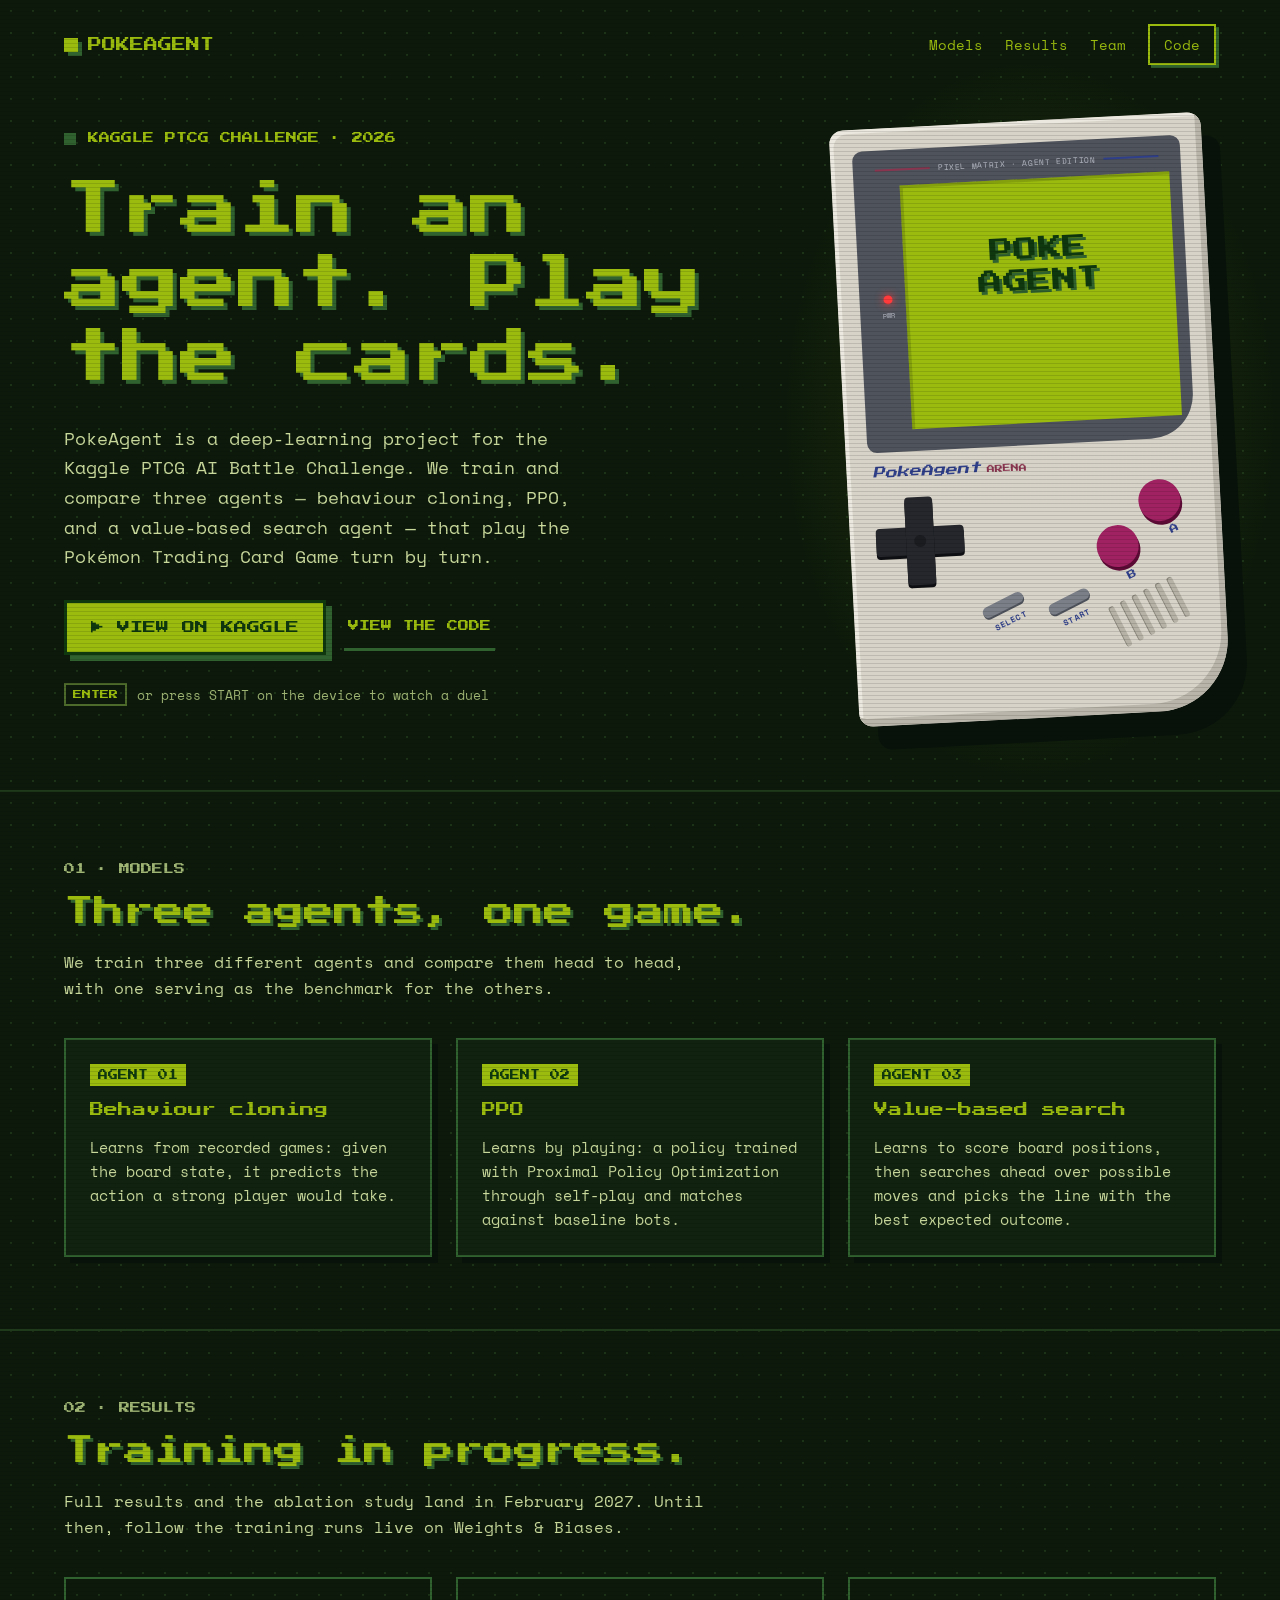
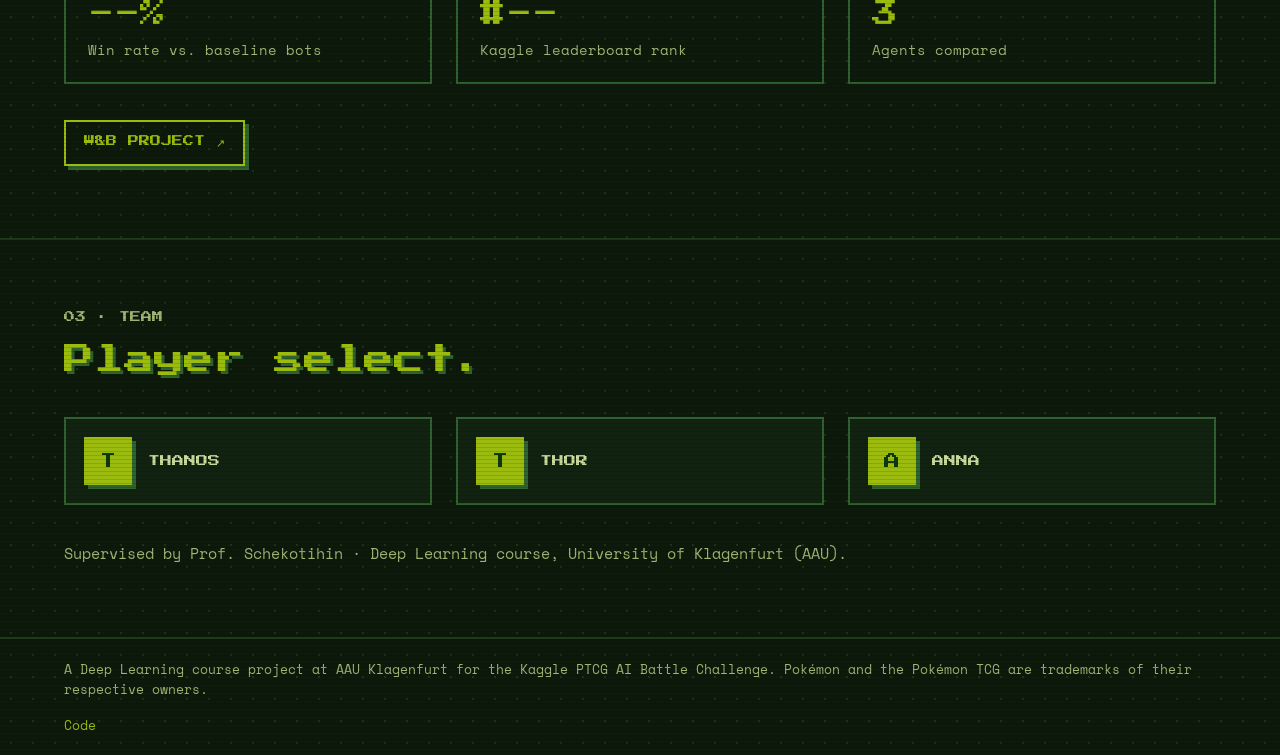
<file: index.html>
<!DOCTYPE html>
<html lang="en">
<head>
<meta charset="utf-8">
<meta name="viewport" content="width=device-width, initial-scale=1">
<title>PokeAgent</title>
<meta name="description" content="PokeAgent: a deep-learning project for the Kaggle PTCG AI Battle Challenge, comparing three agents that play the Pokémon Trading Card Game.">
<link rel="preconnect" href="https://fonts.googleapis.com">
<link rel="preconnect" href="https://fonts.gstatic.com" crossorigin>
<link href="https://fonts.googleapis.com/css2?family=Press+Start+2P&family=Space+Mono:wght@400;700&display=swap" rel="stylesheet">
<link rel="stylesheet" href="style.css">
</head>
<body>
<div class="page">
  <div class="scanlines" aria-hidden="true"></div>

  <header class="top">
    <a href="#" class="brand"><span class="brand-mark" aria-hidden="true"></span>POKEAGENT</a>
    <nav class="nav">
      <a href="#models">Models</a>
      <a href="#results">Results</a>
      <a href="#team">Team</a>
      <a href="code.html" class="nav-gh">Code</a>
    </nav>
  </header>

  <main class="main">
    <div class="hero">
      <div class="live">
        <span id="liveDot" class="live-dot" aria-hidden="true"></span>
        <span>KAGGLE PTCG CHALLENGE · 2026</span>
      </div>
      <h1>Train an agent. Play the cards.</h1>
      <p class="lead">PokeAgent is a deep-learning project for the Kaggle PTCG AI Battle Challenge. We train and compare three agents — behaviour cloning, PPO, and a value-based search agent — that play the Pokémon Trading Card Game turn by turn.</p>
      <div id="join" class="cta">
        <a href="https://www.kaggle.com/competitions/the-pokemon-company-ptcg-ai-battle-challenge-playground" class="btn-join">▶ VIEW ON KAGGLE</a>
        <a href="code.html" class="btn-kit">VIEW THE CODE</a>
      </div>
      <div class="hint">
        <span class="kbd">ENTER</span>
        <span>or press START on the device to watch a duel</span>
      </div>
    </div>

    <div class="device-wrap">
      <div class="glow" aria-hidden="true"></div>
      <div id="device" class="device">

        <div class="bezel">
          <div class="bezel-label">
            <span class="stripe pink"></span>
            <span>PIXEL MATRIX · AGENT EDITION</span>
            <span class="stripe blue"></span>
          </div>
          <div class="bezel-row">
            <div class="pwr">
              <span id="led" class="led"></span>
              <span>PWR</span>
            </div>

            <button id="screen" class="screen" type="button" aria-label="Start a demo duel">
              <div id="titleScreen" class="title-screen" hidden>
                <div id="logo" class="logo">
                  <span>POKE</span>
                  <span>AGENT</span>
                </div>
                <div id="sub" class="sub">
                  <span class="sub-text">TCG AGENT LEAGUE</span>
                  <div class="sub-dots"><span class="d1"></span><span class="d2"></span><span class="d3"></span></div>
                </div>
                <span id="pressStart" class="press">PRESS START</span>
              </div>

              <div id="battleScreen" class="battle" hidden>
                <div class="prizes-b">
                  <span class="who">GREEDYBOT</span>
                  <div id="prizesB" class="prize-row"></div>
                  <span class="lbl">PRIZES</span>
                </div>
                <div class="bot-deck"></div>
                <div id="enemyCard" class="card enemy">
                  <div class="card-head"><span>BOT</span><span id="enemyHp">90</span></div>
                  <div class="card-art"><span></span><span></span></div>
                  <div class="hp"><div id="enemyHpBar"></div></div>
                  <div id="enemyEnergy" class="energy"></div>
                </div>
                <div id="playerCard" class="card player">
                  <div class="card-head"><span>PKA</span><span id="playerHp">120</span></div>
                  <div class="card-art"><span></span><span></span></div>
                  <div class="hp"><div id="playerHpBar"></div></div>
                  <div id="playerEnergy" class="energy"></div>
                </div>
                <div class="prizes-a">
                  <span class="who">POKEAGENT</span>
                  <div id="prizesA" class="prize-row"></div>
                  <span class="lbl">PRIZES</span>
                </div>
                <div class="deck"></div>
                <div class="textbox"><span id="typed"></span><span id="caret" class="caret">▼</span></div>
              </div>
            </button>
          </div>
        </div>

        <div class="wordmark"><span class="wm-main">PokeAgent</span><span class="wm-sub">ARENA</span></div>

        <div class="controls">
          <div class="dpad">
            <button type="button" class="dpad-v js-start" aria-label="D-pad"></button>
            <span class="dpad-h" aria-hidden="true"></span>
            <span class="dpad-c" aria-hidden="true"></span>
          </div>
          <div class="ab">
            <div class="ab-btn b"><button type="button" class="round js-start" aria-label="B button"></button><span>B</span></div>
            <div class="ab-btn"><button type="button" class="round js-start" aria-label="A button"></button><span>A</span></div>
          </div>
        </div>

        <div class="menu-btns">
          <div class="pill-wrap"><span class="pill" aria-hidden="true"></span><span>SELECT</span></div>
          <div class="pill-wrap"><button id="startBtn" type="button" class="pill js-start" aria-label="Start"></button><span>START</span></div>
        </div>

        <div class="speaker" aria-hidden="true"><span></span><span></span><span></span><span></span><span></span><span></span></div>
      </div>
    </div>
  </main>

  <section id="models" class="sec">
    <div class="sec-inner">
      <div class="sec-head">
        <span class="eyebrow">01 · MODELS</span>
        <h2>Three agents, one game.</h2>
        <p>We train three different agents and compare them head to head, with one serving as the benchmark for the others.</p>
      </div>
      <div class="grid grid-300">
        <article class="model">
          <span class="tag">AGENT 01</span>
          <h3>Behaviour cloning</h3>
          <p>Learns from recorded games: given the board state, it predicts the action a strong player would take.</p>
        </article>
        <article class="model">
          <span class="tag">AGENT 02</span>
          <h3>PPO</h3>
          <p>Learns by playing: a policy trained with Proximal Policy Optimization through self-play and matches against baseline bots.</p>
        </article>
        <article class="model">
          <span class="tag">AGENT 03</span>
          <h3>Value-based search</h3>
          <p>Learns to score board positions, then searches ahead over possible moves and picks the line with the best expected outcome.</p>
        </article>
      </div>
    </div>
  </section>

  <section id="results" class="sec">
    <div class="sec-inner">
      <div class="sec-head">
        <span class="eyebrow">02 · RESULTS</span>
        <h2>Training in progress.</h2>
        <p>Full results and the ablation study land in February 2027. Until then, follow the training runs live on Weights &amp; Biases.</p>
      </div>
      <div class="grid grid-220">
        <div class="stat"><span class="num">--%</span><span class="lbl2">Win rate vs. baseline bots</span></div>
        <div class="stat"><span class="num">#--</span><span class="lbl2">Kaggle leaderboard rank</span></div>
        <div class="stat"><span class="num">3</span><span class="lbl2">Agents compared</span></div>
      </div>
      <a href="#" class="btn-outline">W&amp;B PROJECT ↗</a>
    </div>
  </section>

  <section id="team" class="sec">
    <div class="sec-inner">
      <div class="sec-head">
        <span class="eyebrow">03 · TEAM</span>
        <h2>Player select.</h2>
      </div>
      <div class="grid grid-220">
        <div class="member"><span class="avatar" aria-hidden="true">T</span><span class="mname">THANOS</span></div>
        <div class="member"><span class="avatar" aria-hidden="true">T</span><span class="mname">THOR</span></div>
        <div class="member"><span class="avatar" aria-hidden="true">A</span><span class="mname">ANNA</span></div>
      </div>
      <p class="supervisor">Supervised by Prof. Schekotihin · Deep Learning course, University of Klagenfurt (AAU).</p>
    </div>
  </section>

  <footer class="foot">
    <div class="foot-inner">
      <span>A Deep Learning course project at AAU Klagenfurt for the Kaggle PTCG AI Battle Challenge. Pokémon and the Pokémon TCG are trademarks of their respective owners.</span>
      <a href="code.html">Code</a>
    </div>
  </footer>
</div>

<script>
  // Options (were the "Tweaks" in the design editor)
  window.POKEAGENT_CONFIG = { autoplay: true, tilt: true };
</script>
<script src="script.js"></script>
</body>
</html>
</file>
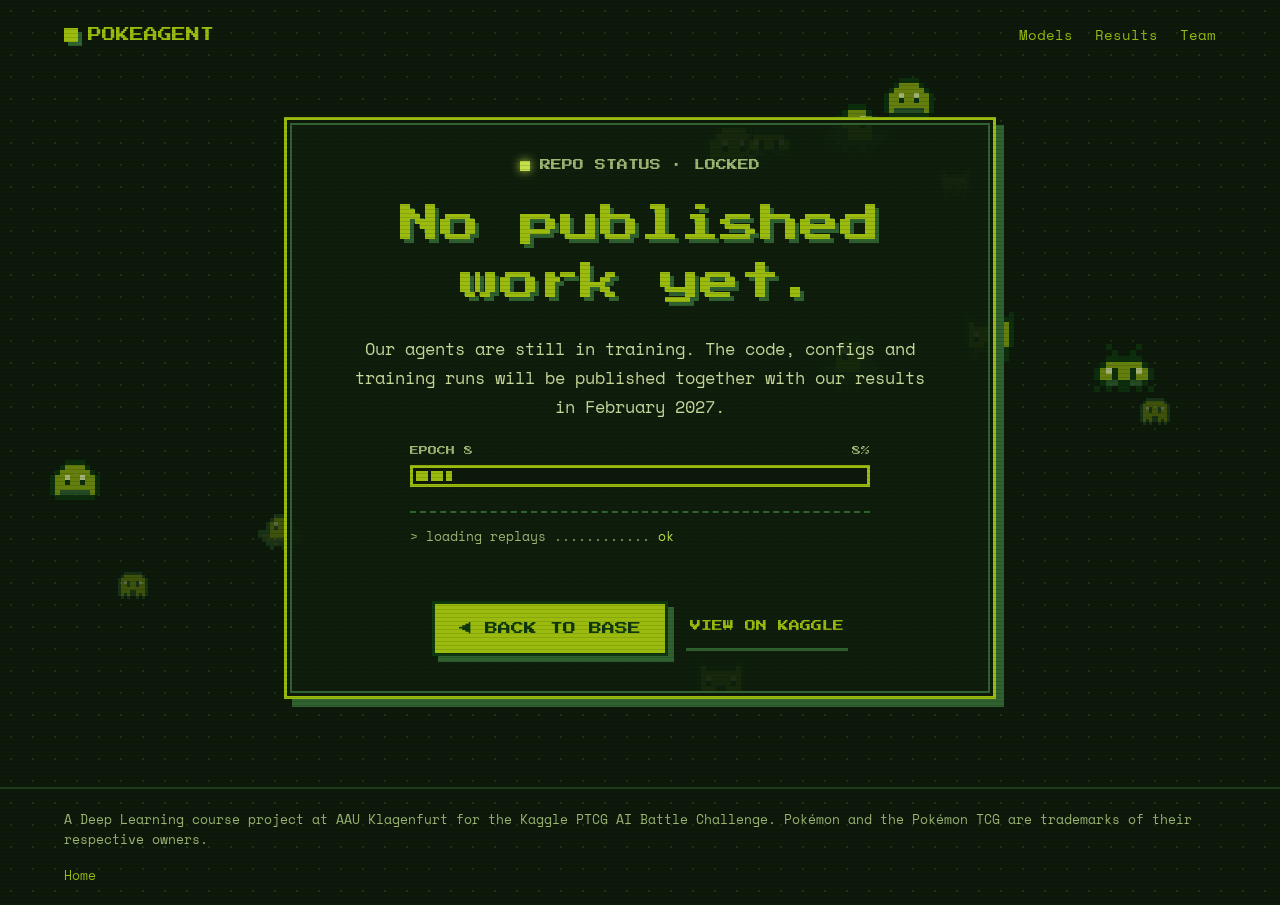
<file: code.html>
<!DOCTYPE html>
<html lang="en">
<head>
<meta charset="utf-8">
<meta name="viewport" content="width=device-width, initial-scale=1">
<title>PokeAgent · Code</title>
<meta name="description" content="PokeAgent code is still training. The repository will be published with our results.">
<link rel="preconnect" href="https://fonts.googleapis.com">
<link rel="preconnect" href="https://fonts.gstatic.com" crossorigin>
<link href="https://fonts.googleapis.com/css2?family=Press+Start+2P&family=Space+Mono:wght@400;700&display=swap" rel="stylesheet">
<link rel="stylesheet" href="style.css">
<style>
  .stage { position: absolute; inset: 0; overflow: hidden; pointer-events: none; z-index: 1; }
  .critter { position: absolute; left: 0; top: 0; image-rendering: pixelated; will-change: transform; }
  .critter svg { display: block; animation: bob 0.9s steps(2) infinite; }

  @keyframes bob { 50% { transform: translateY(-4px); } }
  @keyframes blink { 50% { opacity: 0; } }

  .cs {
    position: relative; z-index: 2; flex: 1; width: 100%; max-width: 760px; margin: 0 auto;
    padding: 48px 24px 88px; display: flex; flex-direction: column; align-items: center; text-align: center; gap: 28px;
  }
  .cs-box {
    width: 100%; background: #0f1f0dE6; border: 3px solid #9bbc0f; box-shadow: 8px 8px 0 #306230, inset 0 0 0 3px #0d1a0b, inset 0 0 0 5px #306230;
    padding: 40px clamp(20px, 5vw, 48px); display: flex; flex-direction: column; align-items: center; gap: 24px;
  }
  .cs-eyebrow { font-family: 'Press Start 2P', monospace; font-size: 11px; color: #9fb574; display: flex; gap: 10px; align-items: center; }
  .cs-eyebrow .dot { width: 10px; height: 10px; background: #c4e04a; box-shadow: 0 0 10px #c4e04a; display: block; animation: blink 1s steps(1) infinite; }
  .cs h1 { font-size: clamp(22px, 4vw, 40px); line-height: 1.45; }
  .cs p { margin: 0; font-size: 17px; line-height: 1.7; color: #c9d99c; max-width: 34em; text-wrap: pretty; }

  .bar-wrap { width: 100%; max-width: 460px; display: flex; flex-direction: column; gap: 10px; }
  .bar-meta { display: flex; justify-content: space-between; font-family: 'Press Start 2P', monospace; font-size: 9px; color: #9fb574; }
  .bar { height: 22px; border: 3px solid #9bbc0f; padding: 3px; background: #0d1a0b; }
  .bar-fill { height: 100%; width: 0; background: repeating-linear-gradient(90deg, #9bbc0f 0 12px, #0d1a0b 12px 15px); transition: width .25s steps(4); }
  .log {
    width: 100%; max-width: 460px; min-height: 66px; text-align: left; font-size: 13px; line-height: 1.7; color: #9fb574;
    border-top: 2px dashed #306230; padding-top: 12px;
  }
  .log .ok { color: #c4e04a; }
  .cs-actions { display: flex; gap: 18px; flex-wrap: wrap; justify-content: center; align-items: center; }

  @media (prefers-reduced-motion: reduce) {
    .critter svg, .cs-eyebrow .dot { animation: none; }
  }
</style>
</head>
<body>
<div class="page">
  <div class="scanlines" aria-hidden="true"></div>
  <div id="stage" class="stage" aria-hidden="true"></div>

  <header class="top">
    <a href="index.html" class="brand"><span class="brand-mark" aria-hidden="true"></span>POKEAGENT</a>
    <nav class="nav">
      <a href="index.html#models">Models</a>
      <a href="index.html#results">Results</a>
      <a href="index.html#team">Team</a>
    </nav>
  </header>

  <main class="cs">
    <div class="cs-box">
      <div class="cs-eyebrow"><span class="dot" aria-hidden="true"></span><span>REPO STATUS · LOCKED</span></div>
      <h1>No published work yet.</h1>
      <p>Our agents are still in training. The code, configs and training runs will be published together with our results in February 2027.</p>

      <div class="bar-wrap">
        <div class="bar-meta"><span id="epoch">EPOCH 0</span><span id="pct">0%</span></div>
        <div class="bar" role="progressbar" aria-label="Training progress" aria-valuemin="0" aria-valuemax="100" aria-valuenow="0" id="bar"><div class="bar-fill" id="fill"></div></div>
      </div>

      <div class="log" id="log" aria-live="polite"></div>

      <div class="cs-actions">
        <a href="index.html" class="btn-join">◀ BACK TO BASE</a>
        <a href="https://www.kaggle.com/competitions/the-pokemon-company-ptcg-ai-battle-challenge-playground" class="btn-kit">VIEW ON KAGGLE</a>
      </div>
    </div>
  </main>

  <footer class="foot">
    <div class="foot-inner">
      <span>A Deep Learning course project at AAU Klagenfurt for the Kaggle PTCG AI Battle Challenge. Pokémon and the Pokémon TCG are trademarks of their respective owners.</span>
      <a href="index.html">Home</a>
    </div>
  </footer>
</div>

<script>
(() => {
  const reduce = window.matchMedia('(prefers-reduced-motion: reduce)').matches;

  // ---- Original pixel critters (8-12px grids). Legend: 1 dark, 2 mid, 3 light, 4 eye-white, . empty
  const SPRITES = {
    blob: [
      '...1111...',
      '..133331..',
      '.13333331.',
      '1334334331',
      '1331331331',
      '1333333331',
      '1322222231',
      '.11111111.'
    ],
    bird: [
      '....111.....',
      '...13331....',
      '..1343311...',
      '..13133321..',
      '1113333221..',
      '12233332221.',
      '.1222222211.',
      '..11211211..',
      '...1..1.....'
    ],
    cat: [
      '1........1',
      '11......11',
      '1311111131',
      '1333333331',
      '1343333431',
      '1313333131',
      '1333113331',
      '.12222221.',
      '.12.11.21.',
      '.11....11.'
    ],
    bug: [
      '..1....1..',
      '...1..1...',
      '..111111..',
      '.13333331.',
      '1341331431',
      '1331331331',
      '.12211221.',
      '1.1.11.1.1'
    ],
    ghost: [
      '..111111..',
      '.13333331.',
      '1333333331',
      '1341331431',
      '1331331331',
      '1333333331',
      '1333113331',
      '1313113131',
      '.1.1..1.1.'
    ]
  };
  const PAL = { '1': '#0f380f', '2': '#306230', '3': '#8bac0f', '4': '#e4f5a6' };
  const LIGHT = { '1': '#306230', '2': '#4d6b2a', '3': '#9bbc0f', '4': '#e4f5a6' };

  function svgFor(rows, scale, pal) {
    const w = rows[0].length, h = rows.length;
    let rects = '';
    rows.forEach((row, y) => [...row].forEach((c, x) => {
      if (pal[c]) rects += `<rect x="${x}" y="${y}" width="1" height="1" fill="${pal[c]}"/>`;
    }));
    return `<svg width="${w * scale}" height="${h * scale}" viewBox="0 0 ${w} ${h}" shape-rendering="crispEdges">${rects}</svg>`;
  }

  const stage = document.getElementById('stage');
  const kinds = Object.keys(SPRITES);
  const critters = [];
  const COUNT = window.innerWidth < 600 ? 7 : 13;

  for (let i = 0; i < COUNT; i++) {
    const kind = kinds[i % kinds.length];
    const scale = 3 + Math.floor(Math.random() * 4);           // 3..6 px per pixel
    const far = scale <= 4;                                     // smaller = further back = dimmer
    const el = document.createElement('div');
    el.className = 'critter';
    el.innerHTML = svgFor(SPRITES[kind], scale, far ? LIGHT : PAL);
    el.style.opacity = far ? 0.35 : 0.7;
    el.firstChild.style.animationDelay = (Math.random() * -1).toFixed(2) + 's';
    stage.appendChild(el);
    const dir = Math.random() < 0.5 ? 1 : -1;
    if (dir < 0) el.firstChild.style.transform = 'scaleX(-1)';
    critters.push({
      el, dir,
      x: Math.random() * window.innerWidth,
      y: 60 + Math.random() * (document.documentElement.scrollHeight - 160),
      speed: (far ? 12 : 22) + Math.random() * 18,               // px per second
      hop: kind === 'bird' || kind === 'ghost' ? 18 : 6,
      phase: Math.random() * Math.PI * 2,
      w: SPRITES[kind][0].length * scale
    });
  }

  function place(c, t) {
    const yy = c.y + Math.sin(t / 600 + c.phase) * c.hop;
    c.el.style.transform = `translate(${Math.round(c.x / 2) * 2}px, ${Math.round(yy / 2) * 2}px)`;
  }

  if (reduce) {
    critters.forEach(c => place(c, 0));
  } else {
    let last = performance.now();
    const tick = now => {
      const dt = Math.min(0.05, (now - last) / 1000); last = now;
      const W = window.innerWidth;
      critters.forEach(c => {
        c.x += c.dir * c.speed * dt;
        if (c.dir > 0 && c.x > W + 20) c.x = -c.w - 20;
        if (c.dir < 0 && c.x < -c.w - 20) c.x = W + 20;
        place(c, now);
      });
      requestAnimationFrame(tick);
    };
    requestAnimationFrame(tick);
  }

  // ---- Fake training progress that never quite finishes
  const fill = document.getElementById('fill'), pct = document.getElementById('pct'),
        epoch = document.getElementById('epoch'), bar = document.getElementById('bar'), log = document.getElementById('log');
  const lines = [
    'loading replays ............ <span class="ok">ok</span>',
    'behaviour cloning .......... training',
    'ppo self-play .............. training',
    'value search ............... training',
    'publishing repo ............ <span class="ok">feb 2027</span>'
  ];
  let p = 0, e = 0, li = 0;
  const shown = [];
  function step() {
    if (p < 99) p = Math.min(99, p + 1 + Math.floor(Math.random() * 6));
    e += 1 + Math.floor(Math.random() * 9);
    fill.style.width = p + '%';
    pct.textContent = p + '%';
    epoch.textContent = 'EPOCH ' + e;
    bar.setAttribute('aria-valuenow', p);
    if (li < lines.length && p > li * 22) {
      shown.push(lines[li++]);
      log.innerHTML = shown.slice(-3).map(l => '&gt; ' + l).join('<br>');
    }
  }
  step();
  setInterval(step, reduce ? 1500 : 450);
})();
</script>
</body>
</html>
</file>
<file: style.css>
* { box-sizing: border-box; }
body { margin: 0; background: #0d1a0b; color: #c9d99c; font-family: 'Space Mono', monospace; overflow-x: hidden; }
a { color: #9bbc0f; text-decoration: none; }
a:hover { color: #e4f5a6; }
button { font: inherit; color: inherit; border: none; padding: 0; margin: 0; background: none; cursor: pointer; }
[hidden] { display: none !important; }

.page {
  min-height: 100vh; position: relative; overflow: hidden; display: flex; flex-direction: column;
  background-color: #0d1a0b;
  background-image: radial-gradient(#1c3318 1.5px, transparent 1.5px);
  background-size: 22px 22px;
}
.scanlines {
  position: absolute; inset: 0; pointer-events: none; z-index: 3;
  background: repeating-linear-gradient(0deg, #00000000 0 3px, #0000001f 3px 4px);
}

/* Header */
.top {
  position: relative; z-index: 2; max-width: 1200px; width: 100%; margin: 0 auto; padding: 24px;
  display: flex; justify-content: space-between; align-items: center; gap: 16px; flex-wrap: wrap;
}
.brand { font-family: 'Press Start 2P', monospace; font-size: 14px; color: #9bbc0f; display: flex; align-items: center; gap: 10px; }
.brand-mark { width: 14px; height: 14px; background: #9bbc0f; display: block; box-shadow: 4px 4px 0 #306230; }
.nav { display: flex; gap: 22px; align-items: center; font-size: 14px; flex-wrap: wrap; }
.nav-gh { border: 2px solid #9bbc0f; padding: 8px 14px; box-shadow: 3px 3px 0 #306230; }

/* Main */
.main {
  position: relative; z-index: 2; flex: 1; max-width: 1200px; width: 100%; margin: 0 auto; padding: 32px 24px 72px;
  display: flex; flex-wrap: wrap; align-items: center; justify-content: space-between; gap: 56px;
}
.hero { flex: 1 1 440px; min-width: 0; display: flex; flex-direction: column; gap: 28px; }
.live { display: flex; align-items: center; gap: 12px; font-family: 'Press Start 2P', monospace; font-size: 11px; color: #9bbc0f; }
.live-dot { width: 12px; height: 12px; display: block; background: #306230; }
.live-dot.on { background: #c4e04a; box-shadow: 0 0 12px #c4e04a; }
h1 {
  margin: 0; font-family: 'Press Start 2P', monospace; font-weight: 400; font-size: clamp(30px, 4.6vw, 58px);
  line-height: 1.28; color: #9bbc0f; text-shadow: 4px 4px 0 #306230; text-wrap: balance;
}
.lead { margin: 0; font-size: 18px; line-height: 1.65; color: #c9d99c; max-width: 30em; text-wrap: pretty; }
.cta { display: flex; gap: 18px; flex-wrap: wrap; align-items: center; }
.btn-join {
  font-family: 'Press Start 2P', monospace; font-size: 13px; background: #9bbc0f; color: #0f380f;
  padding: 18px 24px; box-shadow: 6px 6px 0 #306230; border: 3px solid #0f380f;
}
.btn-join:hover { background: #c4e04a; color: #0f380f; }
.btn-kit { font-family: 'Press Start 2P', monospace; font-size: 11px; color: #9bbc0f; padding: 16px 4px; border-bottom: 3px solid #306230; }
.hint { font-size: 13px; color: #9fb574; display: flex; gap: 10px; align-items: center; }
.kbd { font-family: 'Press Start 2P', monospace; font-size: 9px; border: 2px solid #4d6b2a; padding: 5px 7px; color: #9bbc0f; }

/* Device */
.device-wrap { flex: 0 1 auto; margin: 0 auto; position: relative; display: flex; justify-content: center; }
.glow { position: absolute; inset: -60px; background: radial-gradient(closest-side, #8bac0f33, #8bac0f00); pointer-events: none; }
.device {
  position: relative; width: 372px; background: #d7d3c8; border-radius: 14px 14px 72px 14px; padding: 22px 22px 30px;
  display: flex; flex-direction: column; gap: 14px;
  box-shadow: inset -6px -8px 0 #b9b5aa, inset 4px 4px 0 #ebe8df, 18px 24px 0 #08120a;
}
.device.tilt { transform: rotate(-3deg); }

.bezel { background: #4f535c; border-radius: 10px 10px 44px 10px; padding: 14px 22px 22px; display: flex; flex-direction: column; gap: 10px; }
.bezel-label { display: flex; align-items: center; gap: 8px; font-size: 8px; letter-spacing: 0.08em; color: #b8bcc6; }
.stripe { height: 2px; flex: 1; }
.stripe.pink { background: #8a3550; }
.stripe.blue { background: #2f3f8a; }
.bezel-row { display: flex; gap: 12px; align-items: center; }
.pwr { display: flex; flex-direction: column; align-items: center; gap: 6px; width: 22px; font-size: 7px; color: #b8bcc6; }
.led { width: 9px; height: 9px; border-radius: 50%; display: block; background: #5a2020; transition: all .2s; }
.led.on { background: #ff3b3b; box-shadow: 0 0 8px #ff3b3b; }

.screen {
  position: relative; width: 270px; height: 244px; flex: none; display: block; text-align: left;
  background: #5b6a2e; transition: background .35s steps(4); overflow: hidden; cursor: pointer;
  font-family: 'Press Start 2P', monospace; box-shadow: inset 3px 3px 0 #00000026; image-rendering: pixelated;
}
.screen.on { background: #9bbc0f; }

.title-screen { position: absolute; inset: 0; display: flex; flex-direction: column; align-items: center; justify-content: center; gap: 14px; }
.logo { display: flex; flex-direction: column; align-items: center; gap: 8px; transform: translateY(-150px); transition: transform 1.9s steps(19); }
.logo.in { transform: translateY(0); }
.logo span { font-size: 24px; color: #0f380f; text-shadow: 3px 3px 0 #306230; letter-spacing: 0.02em; }
.sub { display: flex; flex-direction: column; align-items: center; gap: 8px; opacity: 0; transition: opacity .3s steps(3); }
.sub.in { opacity: 1; }
.sub-text { font-size: 8px; color: #306230; }
.sub-dots { display: flex; gap: 6px; }
.sub-dots span { width: 8px; height: 8px; display: block; }
.sub-dots .d1 { background: #0f380f; }
.sub-dots .d2 { background: #306230; }
.sub-dots .d3 { background: #8bac0f; border: 1px solid #306230; }
.press { font-size: 10px; color: #0f380f; margin-top: 10px; visibility: hidden; }
.press.on { visibility: visible; }

.battle { position: absolute; inset: 0; }
.prizes-b { position: absolute; top: 10px; left: 10px; display: flex; flex-direction: column; gap: 6px; }
.prizes-a { position: absolute; top: 96px; right: 10px; display: flex; flex-direction: column; gap: 6px; align-items: flex-end; }
.who { font-size: 8px; color: #0f380f; }
.lbl { font-size: 6px; color: #306230; }
.prize-row { display: flex; gap: 3px; }
.prize-row span { width: 8px; height: 11px; background: #306230; border: 1px solid #0f380f; display: block; }
.bot-deck { position: absolute; top: 10px; left: 120px; width: 30px; height: 42px; background: #306230; border: 2px solid #0f380f; box-shadow: 2px 2px 0 #0f380f; }
.deck { position: absolute; top: 128px; left: 100px; width: 30px; height: 42px; background: #306230; border: 2px solid #0f380f; box-shadow: 2px 2px 0 #0f380f, 4px 4px 0 #306230; }

.card {
  position: absolute; width: 64px; height: 76px; background: #8bac0f; border: 3px solid #0f380f; box-shadow: 3px 3px 0 #306230;
  padding: 4px; display: flex; flex-direction: column; gap: 3px;
}
.card.enemy { top: 10px; right: 14px; transition: transform .6s steps(8), opacity .5s steps(4); }
.card.player { top: 88px; left: 14px; transition: transform .6s steps(8); }
.card.flash { visibility: hidden; }
.card-head { display: flex; justify-content: space-between; font-size: 6px; color: #0f380f; }
.card-art { flex: 1; background: #306230; border: 2px solid #0f380f; display: flex; align-items: center; justify-content: center; gap: 6px; }
.card-art span { width: 6px; height: 6px; background: #9bbc0f; display: block; }
.hp { height: 4px; border: 1px solid #0f380f; background: #9bbc0f; }
.hp div { height: 100%; width: 100%; background: #306230; transition: width .9s steps(12); }
.hp div.low { background: #0f380f; }
.energy { display: flex; gap: 3px; }
.energy span { width: 7px; height: 7px; border-radius: 50%; background: #0f380f; display: block; }

.textbox {
  position: absolute; left: 6px; right: 6px; bottom: 6px; height: 62px; background: #9bbc0f; border: 3px solid #0f380f;
  box-shadow: inset 0 0 0 2px #9bbc0f, inset 0 0 0 4px #306230; padding: 10px 12px; font-size: 9px; line-height: 1.7; color: #0f380f;
}
.caret { margin-left: 6px; visibility: hidden; }
.caret.on { visibility: visible; }

.wordmark { font-family: 'Press Start 2P', monospace; font-size: 12px; color: #2f3f8a; display: flex; gap: 6px; align-items: baseline; padding-left: 4px; }
.wm-main { font-style: italic; }
.wm-sub { font-size: 8px; color: #8a3550; }

.controls { display: flex; justify-content: space-between; align-items: center; padding: 6px 4px 0; }
.dpad { position: relative; width: 88px; height: 88px; }
.dpad-v { position: absolute; left: 30px; top: 0; width: 28px; height: 88px; background: #25272c; border-radius: 4px; box-shadow: 0 3px 0 #0e0f12; display: block; z-index: 1; }
.dpad-h { position: absolute; top: 30px; left: 0; width: 88px; height: 28px; background: #25272c; border-radius: 4px; box-shadow: 0 3px 0 #0e0f12; display: block; }
.dpad-c { position: absolute; top: 38px; left: 38px; width: 12px; height: 12px; border-radius: 50%; background: #1b1c20; display: block; z-index: 2; }
.ab { display: flex; gap: 16px; transform: rotate(-24deg); margin-right: 4px; }
.ab-btn { display: flex; flex-direction: column; align-items: center; gap: 6px; font-family: 'Press Start 2P', monospace; font-size: 9px; color: #2f3f8a; }
.ab-btn.b { margin-top: 22px; }
.round { width: 42px; height: 42px; border-radius: 50%; background: oklch(0.48 0.17 355); box-shadow: 0 4px 0 oklch(0.32 0.12 355); display: block; }
.round:active { transform: translateY(3px); box-shadow: 0 1px 0 oklch(0.32 0.12 355); }

.menu-btns { display: flex; justify-content: center; gap: 22px; padding-top: 4px; }
.pill-wrap { display: flex; flex-direction: column; align-items: center; gap: 6px; transform: rotate(-24deg); font-size: 8px; color: #2f3f8a; letter-spacing: 0.1em; font-weight: 700; }
.pill { width: 44px; height: 11px; border-radius: 6px; background: #7b7f88; box-shadow: 0 2px 0 #4f535c; display: block; }
.pill.down { box-shadow: 0 0 0 #4f535c; transform: translateY(2px); }

.speaker { display: flex; justify-content: flex-end; gap: 7px; padding: 4px 10px 0 0; transform: rotate(-24deg); }
.speaker span { width: 6px; height: 44px; border-radius: 3px; background: #b6b2a6; box-shadow: inset 1px 1px 0 #8f8b80; display: block; }

/* Sections */
.sec { position: relative; z-index: 2; border-top: 2px solid #1f3a1a; }
.sec-inner { max-width: 1200px; margin: 0 auto; padding: 72px 24px; display: flex; flex-direction: column; gap: 36px; }
.sec-head { display: flex; flex-direction: column; gap: 16px; }
.eyebrow { font-family: 'Press Start 2P', monospace; font-size: 11px; color: #9fb574; }
.sec h2 {
  margin: 0; font-family: 'Press Start 2P', monospace; font-weight: 400; font-size: clamp(20px, 2.6vw, 30px);
  line-height: 1.4; color: #9bbc0f; text-shadow: 3px 3px 0 #306230;
}
.sec-head p { margin: 0; font-size: 16px; line-height: 1.65; color: #c9d99c; max-width: 40em; }
.grid { display: grid; gap: 24px; }
.grid-300 { grid-template-columns: repeat(auto-fit, minmax(min(100%, 300px), 1fr)); }
.grid-220 { grid-template-columns: repeat(auto-fit, minmax(min(100%, 220px), 1fr)); }
.model { background: #112310; border: 2px solid #306230; box-shadow: 6px 6px 0 #08120a; padding: 24px; display: flex; flex-direction: column; gap: 14px; }
.tag { font-family: 'Press Start 2P', monospace; font-size: 10px; color: #0f380f; background: #9bbc0f; padding: 6px 8px; align-self: flex-start; }
.model h3 { margin: 0; font-family: 'Press Start 2P', monospace; font-weight: 400; font-size: 14px; line-height: 1.5; color: #9bbc0f; }
.model p { margin: 0; font-size: 15px; line-height: 1.6; color: #c9d99c; }
.stat { border: 2px solid #306230; padding: 22px; display: flex; flex-direction: column; gap: 12px; }
.num { font-family: 'Press Start 2P', monospace; font-size: 26px; color: #9bbc0f; }
.lbl2 { font-size: 14px; color: #9fb574; }
.btn-outline {
  font-family: 'Press Start 2P', monospace; font-size: 11px; color: #9bbc0f; padding: 14px 18px;
  border: 2px solid #9bbc0f; box-shadow: 4px 4px 0 #306230; align-self: flex-start;
}
.member { display: flex; align-items: center; gap: 16px; border: 2px solid #306230; background: #112310; padding: 18px; }
.avatar {
  width: 48px; height: 48px; background: #9bbc0f; color: #0f380f; box-shadow: 4px 4px 0 #306230;
  display: flex; align-items: center; justify-content: center; font-family: 'Press Start 2P', monospace; font-size: 16px;
}
.mname { font-family: 'Press Start 2P', monospace; font-size: 12px; color: #c9d99c; }
.supervisor { margin: 0; font-size: 15px; line-height: 1.6; color: #9fb574; }

/* Footer */
.foot { position: relative; z-index: 2; border-top: 2px solid #1f3a1a; }
.foot-inner {
  max-width: 1200px; margin: 0 auto; padding: 20px 24px; display: flex; justify-content: space-between;
  gap: 16px; flex-wrap: wrap; font-size: 13px; color: #9fb574;
}

@media (max-width: 420px) {
  .device { transform: scale(0.86); transform-origin: top center; }
  .device.tilt { transform: scale(0.86) rotate(-3deg); }
}
</file>
